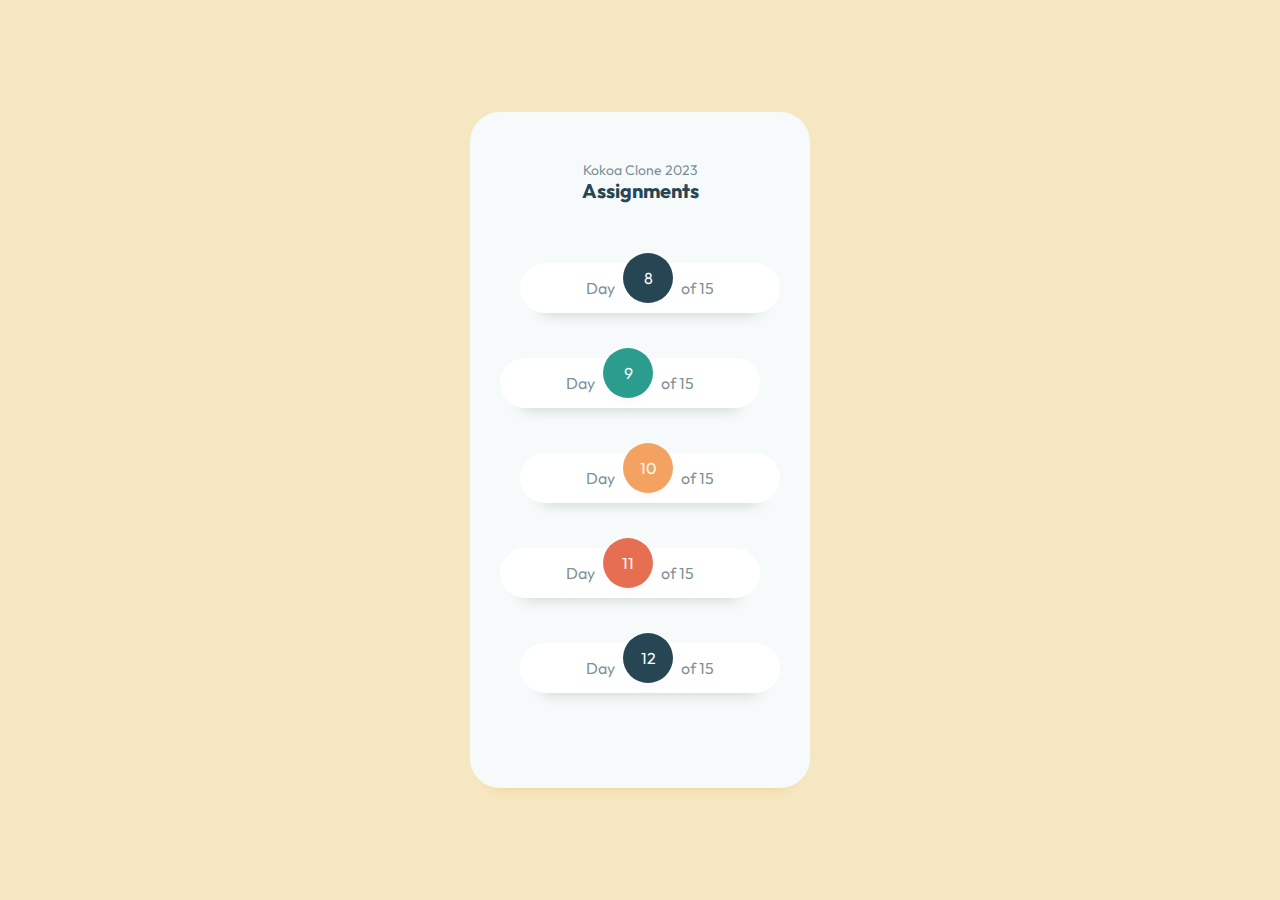
<file: index.html>
<!DOCTYPE html>
<html lang="en">
  <head>
    <meta charset="UTF-8" />
    <meta name="viewport" content="width=device-width, initial-scale=1.0" />
    <title>Kokoa Clone Assignment</title>
    <link rel="stylesheet" href="style.css" />
  </head>
  <body>
    <main>
      <header><i>Kokoa Clone 2023</i> <span>Assignments</span></header>

      <ul class="ass__list">
        <li>
          <a href="day-8-of-15/index.html">Day <i>8</i> of 15</a>
        </li>
        <li>
          <a href="day-9-of-15/index.html">Day <i>9</i> of 15</a>
        </li>
        <li>
          <a href="day-10-of-15/index.html">Day <i>10</i> of 15</a>
        </li>
        <li>
          <a href="day-11-of-15/index.html">Day <i>11</i> of 15</a>
        </li>
        <li>
          <a href="day-12-of-15/index.html">Day <i>12</i> of 15</a>
        </li>
      </ul>
    </main>
  </body>
</html>
</file>
<file: style.css>
@import url("https://fonts.googleapis.com/css2?family=Outfit:wght@200;300;400;500;600;700&display=swap");
@import "reset.css";

:root {
  /* colors */
  --navy: rgb(38, 70, 83);
  --light-navy: rgba(38, 70, 83, 0.6);
  --mint: #2a9d8f;
  --yellow: #e9c46a;
  --z-yellow: rgba(233, 196, 106, 0.4);
  --light-orange: #f4a261;
  --orange: #e76f51;
  --white: #f6fafb;
  --shadow: 0px 19px 16px -22px rgba(0, 0, 0, 0.4);
}

body {
  font-family: "Outfit", sans-serif;
  height: 100vh;
  background-color: var(--z-yellow);
  display: flex;
  justify-content: center;
  align-items: center;
  color: var(--navy);
}

main {
  width: 340px;
  min-height: 500px;
  padding: 50px 40px;
  background-color: var(--white);
  box-shadow: 0px 19px 16px -22px rgba(233, 196, 106, 1);
  border-radius: 30px;
}

header {
  line-height: 1.2;
  font-size: 20px;
  line-height: 1.2;
  display: flex;
  flex-direction: column;
  align-items: center;
}
header i {
  color: var(--light-navy);
  font-size: 14px;
}

header span {
  font-weight: 700;
}

.ass__list {
  margin-top: 60px;
}
.ass__list li a {
  margin-bottom: 45px;
  background-color: #fff;
  color: var(--light-navy);
  box-shadow: var(--shadow);
  height: 50px;
  border-radius: 25px;
  text-align: center;
  display: block;
  line-height: 50px;
}

.ass__list li a:hover i {
  transform: translateY(-20px) rotateZ(30deg) scale(1.1);
}

.ass__list li a i {
  display: inline-block;
  margin: 0 5px;
  width: 50px;
  height: 50px;
  border-radius: 50%;
  background-color: var(--navy);
  box-shadow: var(--shadow);
  color: var(--white);
  transform: translateY(-10px);
  transition: all 0.3s ease-in-out;
}

.ass__list li:nth-child(2n + 1) {
  transform: translateX(10px);
}
.ass__list li:nth-child(2n) {
  transform: translateX(-10px);
}

.ass__list li:nth-child(4n + 2) i {
  background-color: var(--mint);
}
.ass__list li:nth-child(4n + 3) i {
  background-color: var(--light-orange);
}
.ass__list li:nth-child(4n + 4) i {
  background-color: var(--orange);
}
.ass__list li:nth-child(4n + 5) i {
  background-color: var(--navy);
</file>
